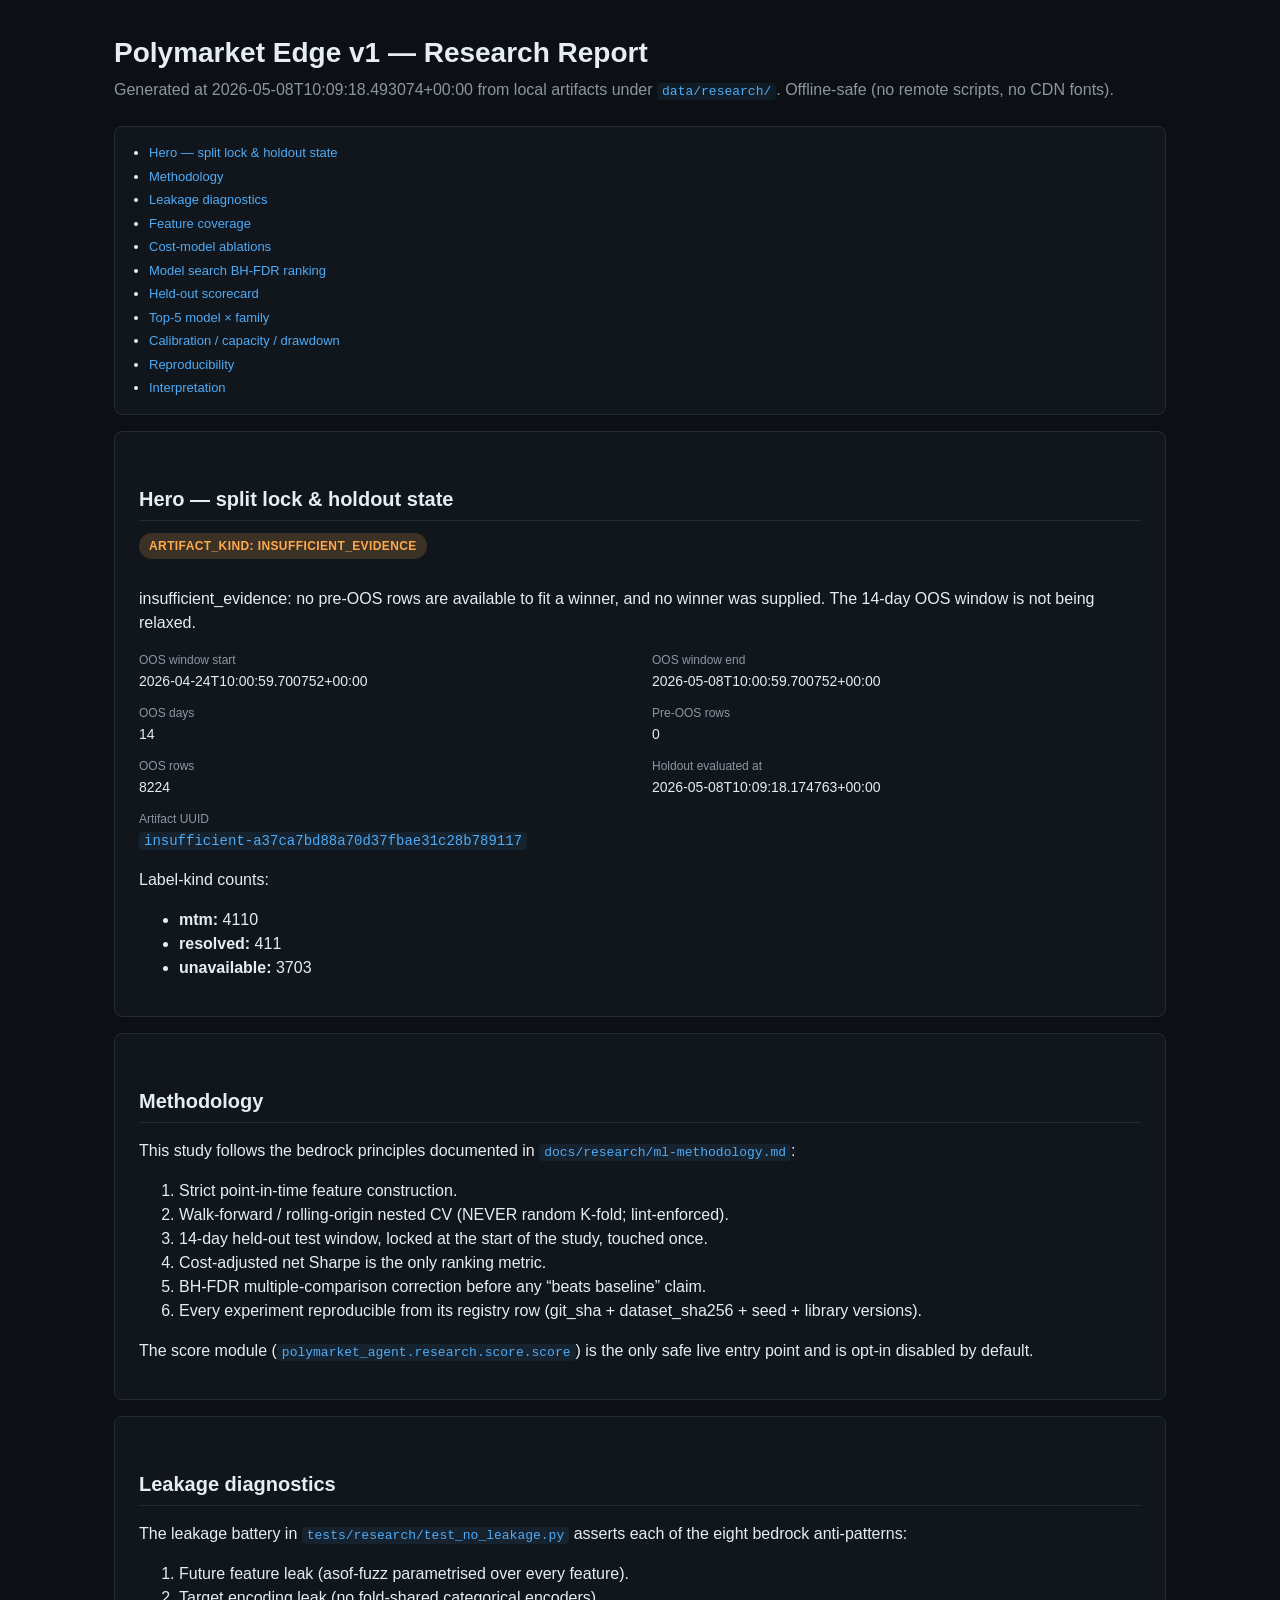
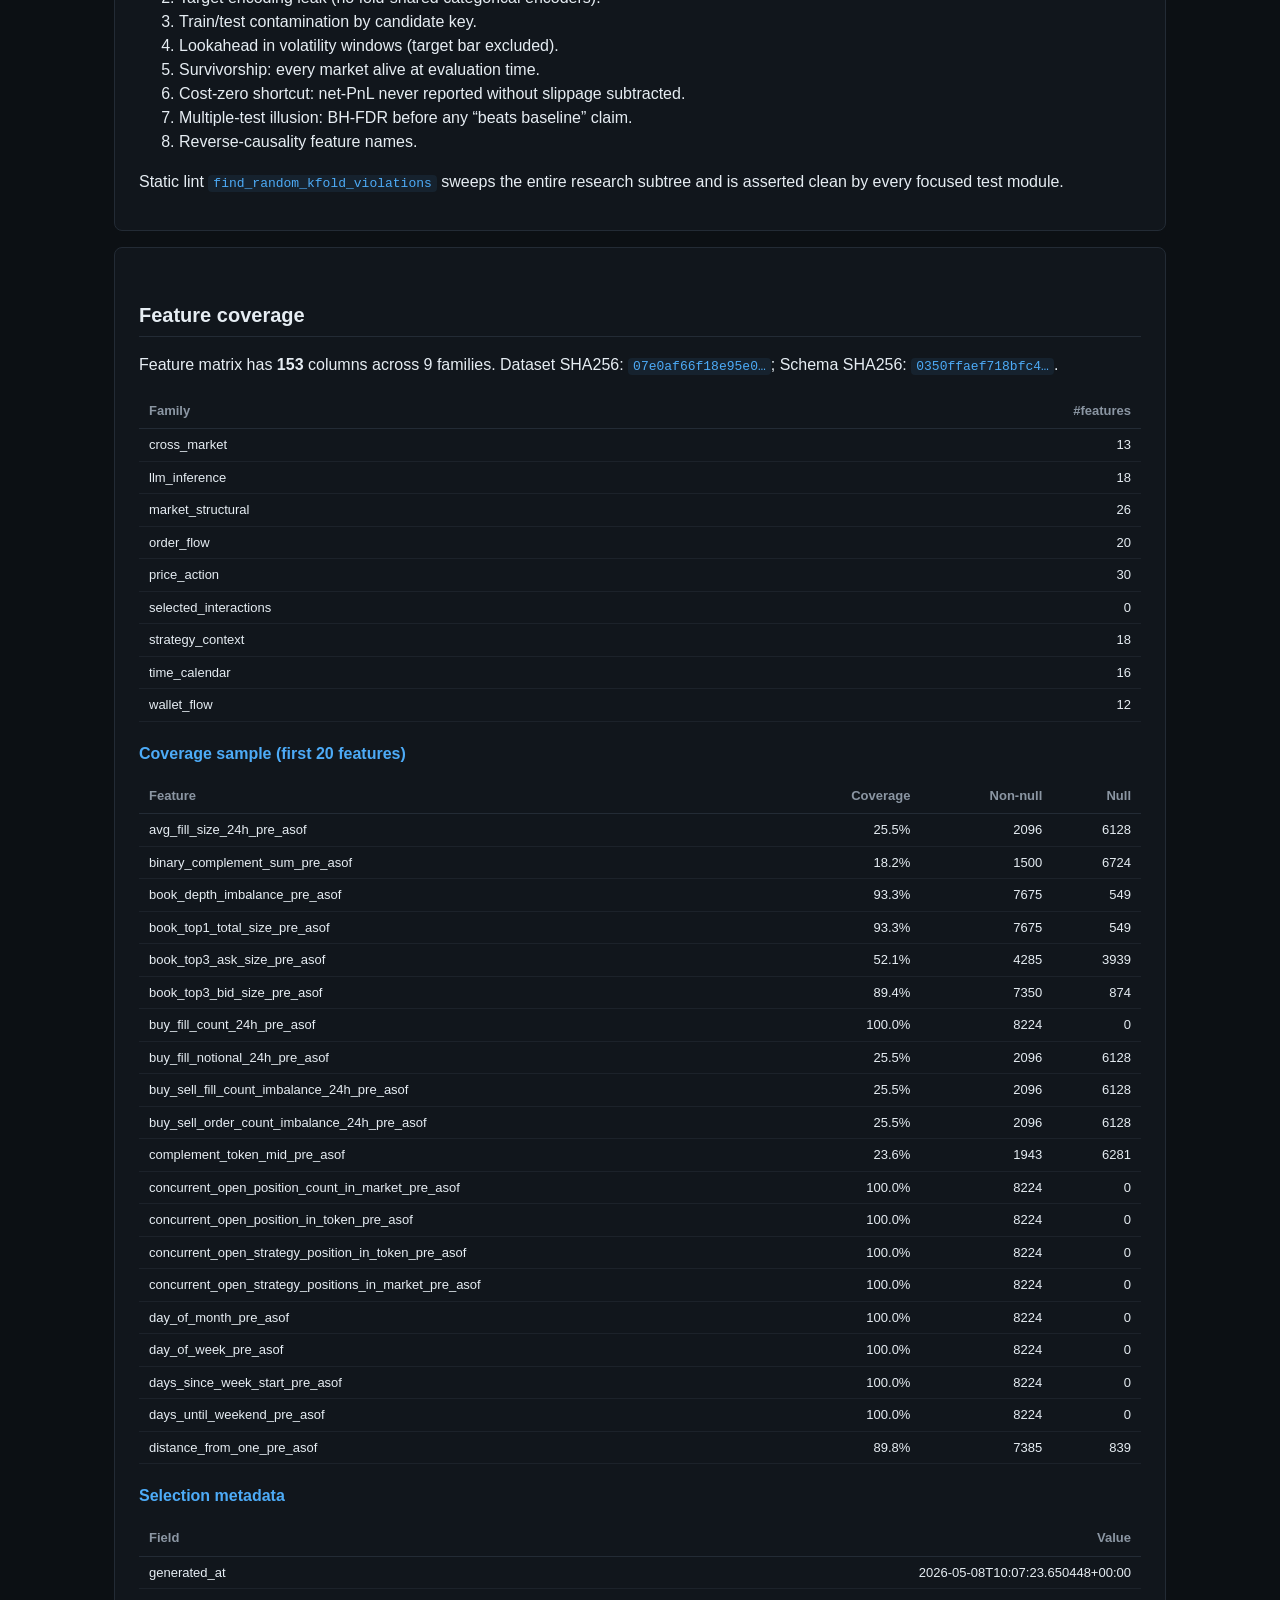
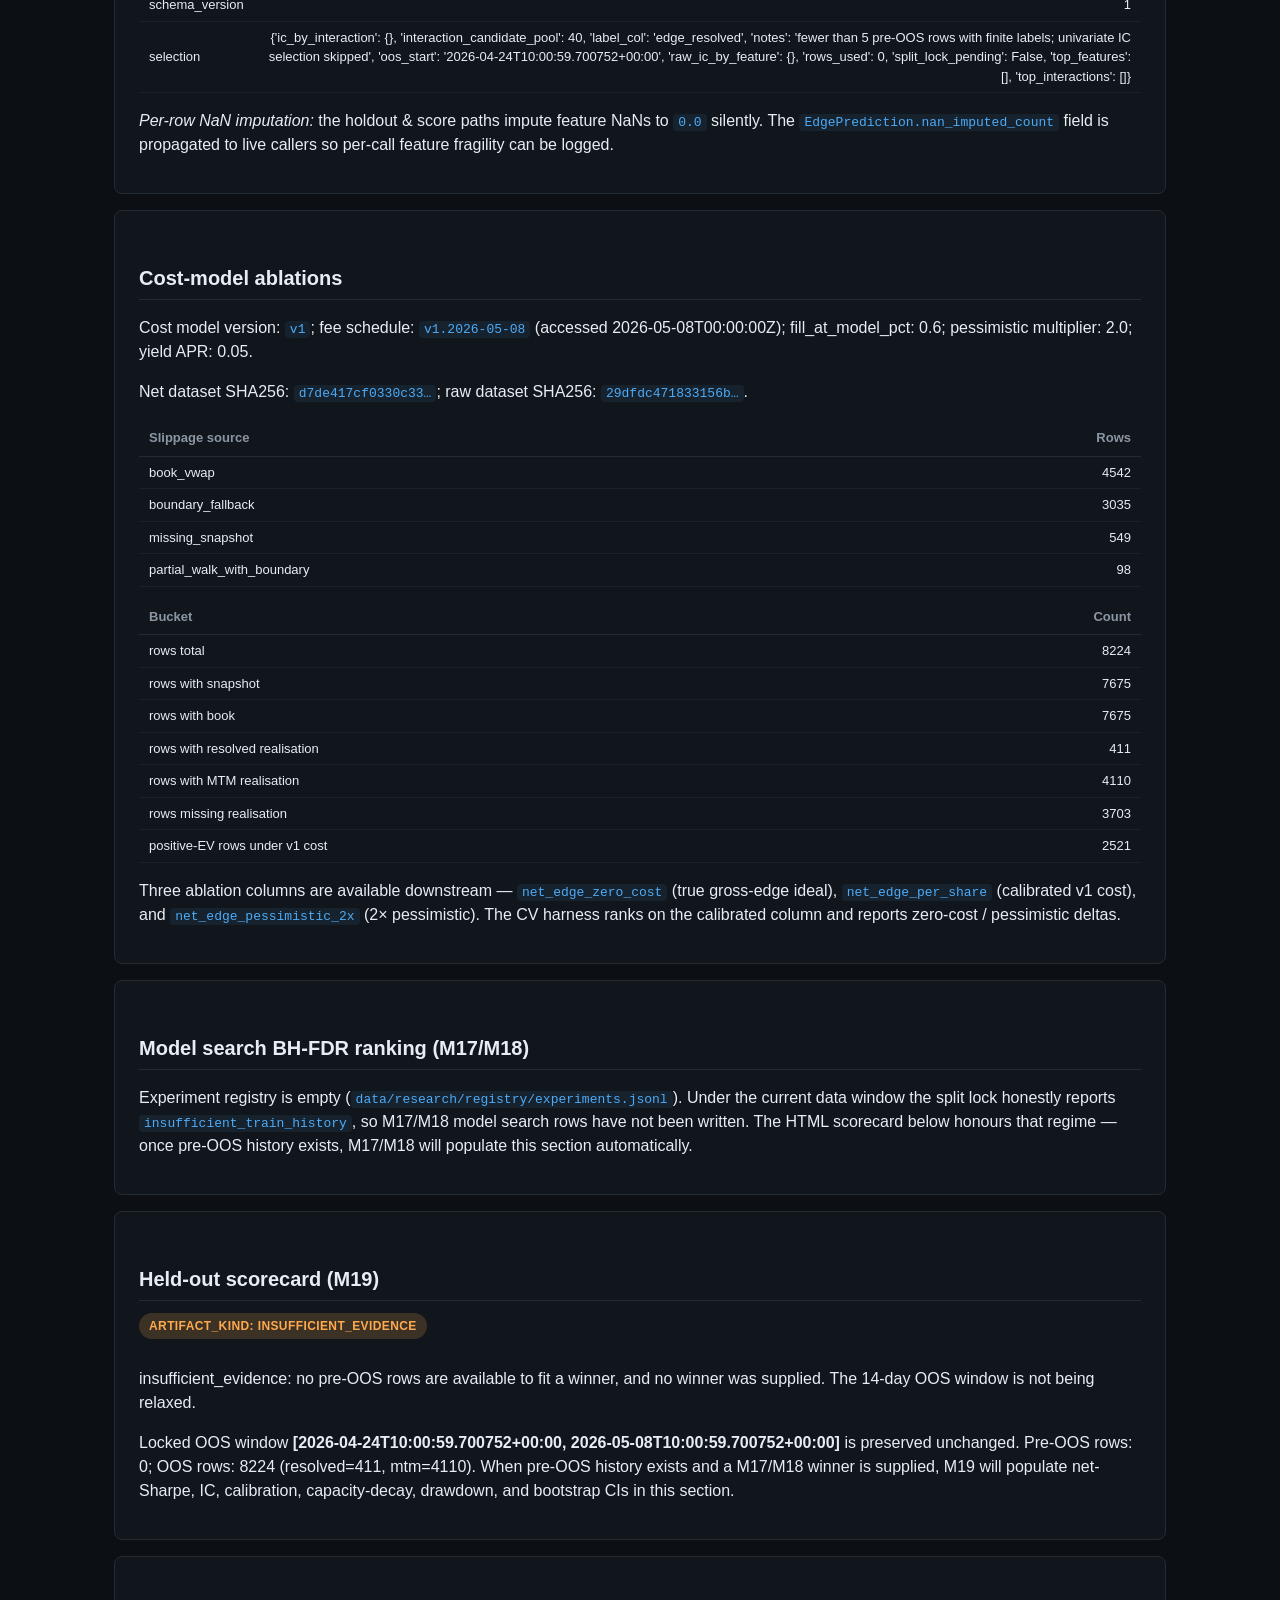
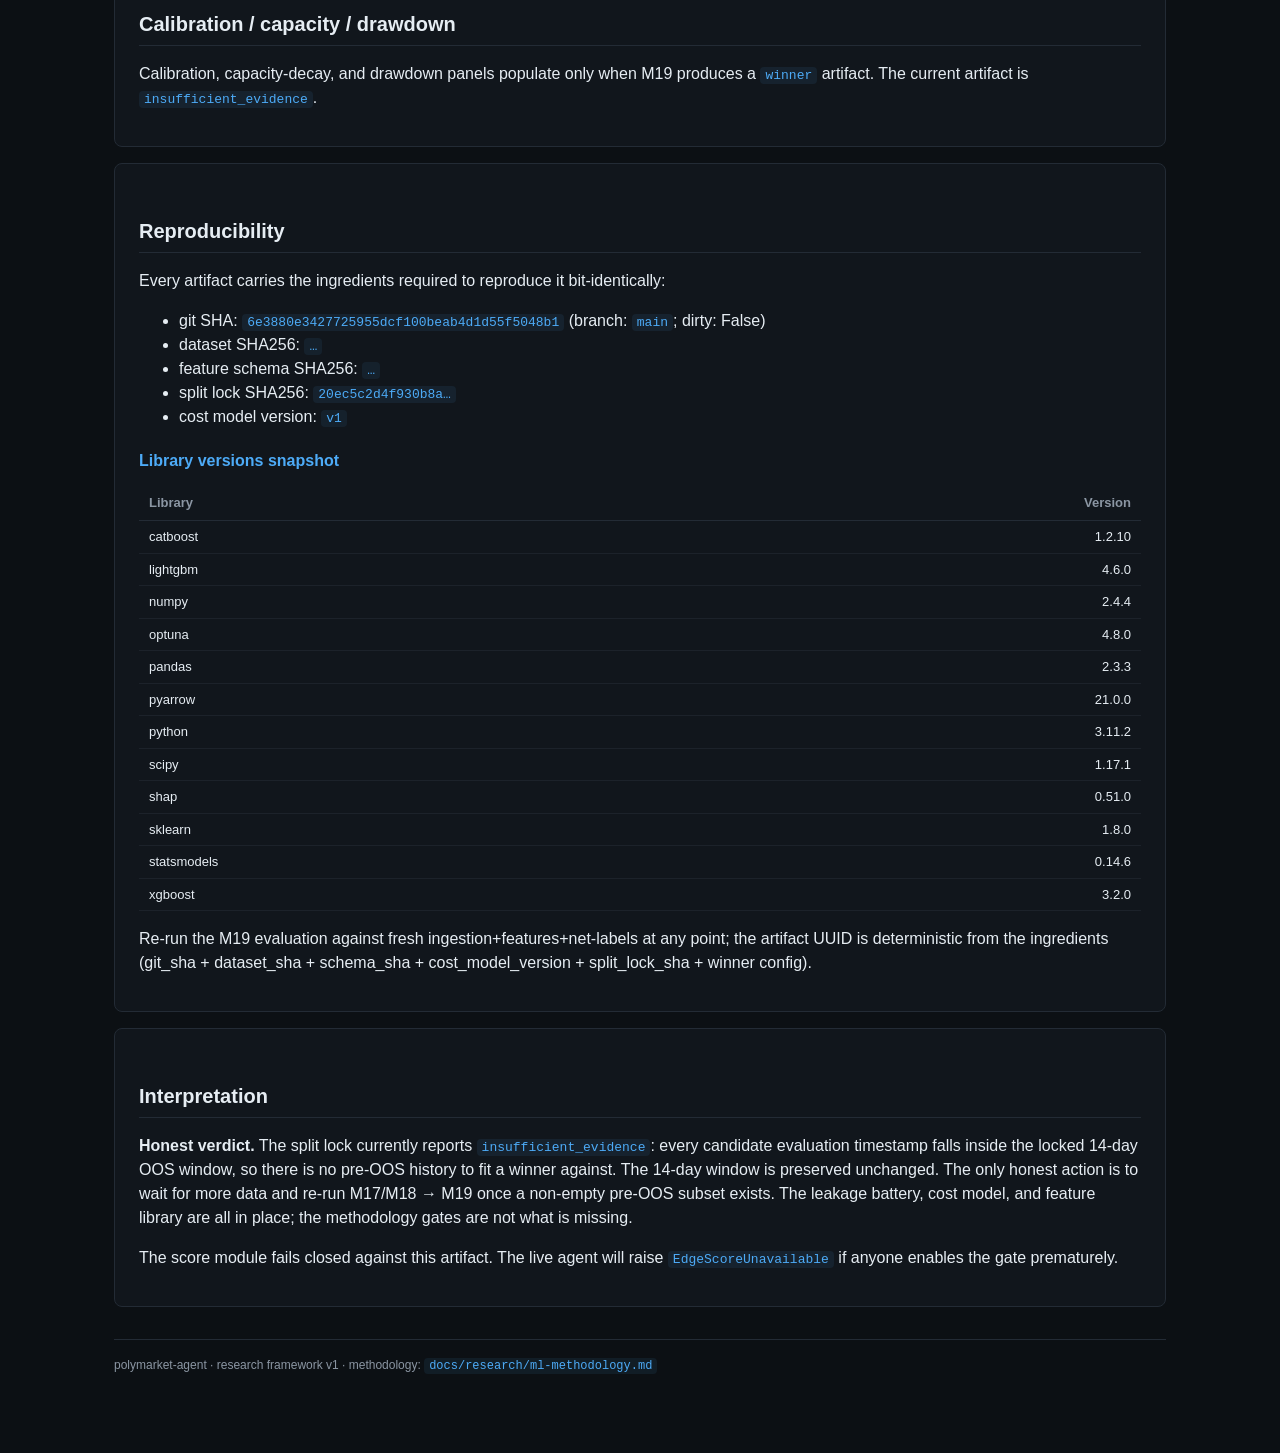
<file: research/ml_edge_v1/index.html>
<!doctype html><html lang="en"><head><meta charset="utf-8"><meta name="viewport" content="width=device-width, initial-scale=1"><meta name="generator" content="polymarket_agent.research.report"><meta name="report.generated_at" content="2026-05-08T10:09:18.493074+00:00"><title>Polymarket Edge v1 — Research Report</title><style>
:root {
  --bg: #0c1014;
  --panel: #11161c;
  --ink: #e6edf3;
  --muted: #8b96a3;
  --accent: #4dabf7;
  --ok: #51cf66;
  --warn: #ffa94d;
  --miss: #ff6b6b;
  --border: #232b35;
}
* { box-sizing: border-box; }
html, body { background: var(--bg); color: var(--ink); margin: 0; padding: 0; font-family: -apple-system, BlinkMacSystemFont, 'Segoe UI', Roboto, Helvetica, Arial, sans-serif; line-height: 1.5; }
main { max-width: 1100px; margin: 0 auto; padding: 32px 24px 80px; }
h1 { font-size: 28px; margin: 0 0 4px 0; }
h2 { font-size: 20px; margin: 32px 0 12px; padding-bottom: 6px; border-bottom: 1px solid var(--border); }
h3 { font-size: 16px; margin: 20px 0 8px; color: var(--accent); }
section { background: var(--panel); padding: 20px 24px; margin: 16px 0; border: 1px solid var(--border); border-radius: 8px; }
.subtitle { color: var(--muted); margin: 0 0 24px; }
.pill { display: inline-block; padding: 4px 10px; border-radius: 999px; font-size: 12px; font-weight: 600; letter-spacing: 0.4px; text-transform: uppercase; margin-bottom: 12px; }
.pill.ok { background: rgba(81, 207, 102, 0.18); color: var(--ok); }
.pill.warn { background: rgba(255, 169, 77, 0.18); color: var(--warn); }
.pill.miss { background: rgba(255, 107, 107, 0.18); color: var(--miss); }
table.data { width: 100%; border-collapse: collapse; margin: 12px 0; font-size: 13px; }
table.data thead th { text-align: left; color: var(--muted); padding: 8px 10px; border-bottom: 1px solid var(--border); }
table.data tbody td { padding: 6px 10px; border-bottom: 1px solid rgba(35, 43, 53, 0.6); }
table.data td.num, table.data th.num { text-align: right; font-variant-numeric: tabular-nums; }
code { background: rgba(77, 171, 247, 0.08); border-radius: 4px; padding: 1px 5px; color: var(--accent); }
a { color: var(--accent); text-decoration: none; }
a:hover { text-decoration: underline; }
.hero-grid { display: grid; grid-template-columns: repeat(2, 1fr); gap: 12px 24px; margin: 16px 0; }
.hero-grid div dt { color: var(--muted); font-size: 12px; }
.hero-grid div dd { margin: 2px 0 0; font-size: 14px; }
.hero-reason { color: var(--ink); }
.hero-extra ul.inline { display: inline; padding: 0; margin: 0; list-style: none; }
.hero-extra ul.inline li { display: inline; margin-right: 12px; }
nav.toc { background: var(--panel); border: 1px solid var(--border); border-radius: 8px; padding: 12px 16px; margin: 16px 0; }
nav.toc ul { margin: 0; padding-left: 18px; }
nav.toc li { margin: 4px 0; font-size: 13px; }
footer { color: var(--muted); font-size: 12px; margin-top: 32px; padding-top: 16px; border-top: 1px solid var(--border); }
</style></head><body><main><h1>Polymarket Edge v1 — Research Report</h1><p class="subtitle">Generated at 2026-05-08T10:09:18.493074+00:00 from local artifacts under <code>data/research/</code>. Offline-safe (no remote scripts, no CDN fonts).</p><nav class="toc"><ul><li><a href="#hero">Hero — split lock &amp; holdout state</a></li><li><a href="#methodology">Methodology</a></li><li><a href="#leakage">Leakage diagnostics</a></li><li><a href="#features">Feature coverage</a></li><li><a href="#cost">Cost-model ablations</a></li><li><a href="#ranking">Model search BH-FDR ranking</a></li><li><a href="#scorecard">Held-out scorecard</a></li><li><a href="#top5">Top-5 model × family</a></li><li><a href="#calibration">Calibration / capacity / drawdown</a></li><li><a href="#reproducibility">Reproducibility</a></li><li><a href="#interpretation">Interpretation</a></li></ul></nav><section id="hero"><h2>Hero — split lock &amp; holdout state</h2><div class="hero"><div class="pill warn">artifact_kind: insufficient_evidence</div><p class="hero-reason">insufficient_evidence: no pre-OOS rows are available to fit a winner, and no winner was supplied. The 14-day OOS window is not being relaxed.</p><div class="hero-grid"><div><dt>OOS window start</dt><dd>2026-04-24T10:00:59.700752+00:00</dd></div><div><dt>OOS window end</dt><dd>2026-05-08T10:00:59.700752+00:00</dd></div><div><dt>OOS days</dt><dd>14</dd></div><div><dt>Pre-OOS rows</dt><dd>0</dd></div><div><dt>OOS rows</dt><dd>8224</dd></div><div><dt>Holdout evaluated at</dt><dd>2026-05-08T10:09:18.174763+00:00</dd></div><div><dt>Artifact UUID</dt><dd><code>insufficient-a37ca7bd88a70d37fbae31c28b789117</code></dd></div></div><p class="hero-extra">Label-kind counts: <ul class="inline"><li><strong>mtm:</strong> 4110</li><li><strong>resolved:</strong> 411</li><li><strong>unavailable:</strong> 3703</li></ul></p></div></section><section id="methodology"><h2>Methodology</h2><p>This study follows the bedrock principles documented in <a href="../../../docs/research/ml-methodology.md"><code>docs/research/ml-methodology.md</code></a>:</p><ol><li>Strict point-in-time feature construction.</li><li>Walk-forward / rolling-origin nested CV (NEVER random K-fold; lint-enforced).</li><li>14-day held-out test window, locked at the start of the study, touched once.</li><li>Cost-adjusted net Sharpe is the only ranking metric.</li><li>BH-FDR multiple-comparison correction before any &ldquo;beats baseline&rdquo; claim.</li><li>Every experiment reproducible from its registry row (git_sha + dataset_sha256 + seed + library versions).</li></ol><p>The score module (<code>polymarket_agent.research.score.score</code>) is the only safe live entry point and is opt-in disabled by default.</p></section><section id="leakage"><h2>Leakage diagnostics</h2><p>The leakage battery in <code>tests/research/test_no_leakage.py</code> asserts each of the eight bedrock anti-patterns:</p><ol><li>Future feature leak (asof-fuzz parametrised over every feature).</li><li>Target encoding leak (no fold-shared categorical encoders).</li><li>Train/test contamination by candidate key.</li><li>Lookahead in volatility windows (target bar excluded).</li><li>Survivorship: every market alive at evaluation time.</li><li>Cost-zero shortcut: net-PnL never reported without slippage subtracted.</li><li>Multiple-test illusion: BH-FDR before any &ldquo;beats baseline&rdquo; claim.</li><li>Reverse-causality feature names.</li></ol><p>Static lint <code>find_random_kfold_violations</code> sweeps the entire research subtree and is asserted clean by every focused test module.</p></section><section id="features"><h2>Feature coverage</h2><p>Feature matrix has <strong>153</strong> columns across 9 families. Dataset SHA256: <code>07e0af66f18e95e0…</code>; Schema SHA256: <code>0350ffaef718bfc4…</code>.</p><table class="data"><thead><tr><th>Family</th><th class="num">#features</th></tr></thead><tbody><tr><td>cross_market</td><td class='num'>13</td></tr><tr><td>llm_inference</td><td class='num'>18</td></tr><tr><td>market_structural</td><td class='num'>26</td></tr><tr><td>order_flow</td><td class='num'>20</td></tr><tr><td>price_action</td><td class='num'>30</td></tr><tr><td>selected_interactions</td><td class='num'>0</td></tr><tr><td>strategy_context</td><td class='num'>18</td></tr><tr><td>time_calendar</td><td class='num'>16</td></tr><tr><td>wallet_flow</td><td class='num'>12</td></tr></tbody></table><h3>Coverage sample (first 20 features)</h3><table class="data"><thead><tr><th>Feature</th><th class='num'>Coverage</th><th class='num'>Non-null</th><th class='num'>Null</th></tr></thead><tbody><tr><td>avg_fill_size_24h_pre_asof</td><td class='num'>25.5%</td><td class='num'>2096</td><td class='num'>6128</td></tr><tr><td>binary_complement_sum_pre_asof</td><td class='num'>18.2%</td><td class='num'>1500</td><td class='num'>6724</td></tr><tr><td>book_depth_imbalance_pre_asof</td><td class='num'>93.3%</td><td class='num'>7675</td><td class='num'>549</td></tr><tr><td>book_top1_total_size_pre_asof</td><td class='num'>93.3%</td><td class='num'>7675</td><td class='num'>549</td></tr><tr><td>book_top3_ask_size_pre_asof</td><td class='num'>52.1%</td><td class='num'>4285</td><td class='num'>3939</td></tr><tr><td>book_top3_bid_size_pre_asof</td><td class='num'>89.4%</td><td class='num'>7350</td><td class='num'>874</td></tr><tr><td>buy_fill_count_24h_pre_asof</td><td class='num'>100.0%</td><td class='num'>8224</td><td class='num'>0</td></tr><tr><td>buy_fill_notional_24h_pre_asof</td><td class='num'>25.5%</td><td class='num'>2096</td><td class='num'>6128</td></tr><tr><td>buy_sell_fill_count_imbalance_24h_pre_asof</td><td class='num'>25.5%</td><td class='num'>2096</td><td class='num'>6128</td></tr><tr><td>buy_sell_order_count_imbalance_24h_pre_asof</td><td class='num'>25.5%</td><td class='num'>2096</td><td class='num'>6128</td></tr><tr><td>complement_token_mid_pre_asof</td><td class='num'>23.6%</td><td class='num'>1943</td><td class='num'>6281</td></tr><tr><td>concurrent_open_position_count_in_market_pre_asof</td><td class='num'>100.0%</td><td class='num'>8224</td><td class='num'>0</td></tr><tr><td>concurrent_open_position_in_token_pre_asof</td><td class='num'>100.0%</td><td class='num'>8224</td><td class='num'>0</td></tr><tr><td>concurrent_open_strategy_position_in_token_pre_asof</td><td class='num'>100.0%</td><td class='num'>8224</td><td class='num'>0</td></tr><tr><td>concurrent_open_strategy_positions_in_market_pre_asof</td><td class='num'>100.0%</td><td class='num'>8224</td><td class='num'>0</td></tr><tr><td>day_of_month_pre_asof</td><td class='num'>100.0%</td><td class='num'>8224</td><td class='num'>0</td></tr><tr><td>day_of_week_pre_asof</td><td class='num'>100.0%</td><td class='num'>8224</td><td class='num'>0</td></tr><tr><td>days_since_week_start_pre_asof</td><td class='num'>100.0%</td><td class='num'>8224</td><td class='num'>0</td></tr><tr><td>days_until_weekend_pre_asof</td><td class='num'>100.0%</td><td class='num'>8224</td><td class='num'>0</td></tr><tr><td>distance_from_one_pre_asof</td><td class='num'>89.8%</td><td class='num'>7385</td><td class='num'>839</td></tr></tbody></table><h3>Selection metadata</h3><table class='data'><thead><tr><th>Field</th><th class='num'>Value</th></tr></thead><tbody><tr><td>generated_at</td><td class='num'>2026-05-08T10:07:23.650448+00:00</td></tr><tr><td>schema_version</td><td class='num'>1</td></tr><tr><td>selection</td><td class='num'>{&#x27;ic_by_interaction&#x27;: {}, &#x27;interaction_candidate_pool&#x27;: 40, &#x27;label_col&#x27;: &#x27;edge_resolved&#x27;, &#x27;notes&#x27;: &#x27;fewer than 5 pre-OOS rows with finite labels; univariate IC selection skipped&#x27;, &#x27;oos_start&#x27;: &#x27;2026-04-24T10:00:59.700752+00:00&#x27;, &#x27;raw_ic_by_feature&#x27;: {}, &#x27;rows_used&#x27;: 0, &#x27;split_lock_pending&#x27;: False, &#x27;top_features&#x27;: [], &#x27;top_interactions&#x27;: []}</td></tr></tbody></table><p><em>Per-row NaN imputation:</em> the holdout & score paths impute feature NaNs to <code>0.0</code> silently. The <code>EdgePrediction.nan_imputed_count</code> field is propagated to live callers so per-call feature fragility can be logged.</p></section><section id="cost"><h2>Cost-model ablations</h2><p>Cost model version: <code>v1</code>; fee schedule: <code>v1.2026-05-08</code> (accessed 2026-05-08T00:00:00Z); fill_at_model_pct: 0.6; pessimistic multiplier: 2.0; yield APR: 0.05.</p><p>Net dataset SHA256: <code>d7de417cf0330c33…</code>; raw dataset SHA256: <code>29dfdc471833156b…</code>.</p><table class="data"><thead><tr><th>Slippage source</th><th class="num">Rows</th></tr></thead><tbody><tr><td>book_vwap</td><td class='num'>4542</td></tr><tr><td>boundary_fallback</td><td class='num'>3035</td></tr><tr><td>missing_snapshot</td><td class='num'>549</td></tr><tr><td>partial_walk_with_boundary</td><td class='num'>98</td></tr></tbody></table><table class="data"><thead><tr><th>Bucket</th><th class="num">Count</th></tr></thead><tbody><tr><td>rows total</td><td class="num">8224</td></tr><tr><td>rows with snapshot</td><td class="num">7675</td></tr><tr><td>rows with book</td><td class="num">7675</td></tr><tr><td>rows with resolved realisation</td><td class="num">411</td></tr><tr><td>rows with MTM realisation</td><td class="num">4110</td></tr><tr><td>rows missing realisation</td><td class="num">3703</td></tr><tr><td>positive-EV rows under v1 cost</td><td class="num">2521</td></tr></tbody></table><p>Three ablation columns are available downstream — <code>net_edge_zero_cost</code> (true gross-edge ideal), <code>net_edge_per_share</code> (calibrated v1 cost), and <code>net_edge_pessimistic_2x</code> (2&times; pessimistic). The CV harness ranks on the calibrated column and reports zero-cost / pessimistic deltas.</p></section><section id="ranking"><h2>Model search BH-FDR ranking (M17/M18)</h2><p>Experiment registry is empty (<code>data/research/registry/experiments.jsonl</code>). Under the current data window the split lock honestly reports <code>insufficient_train_history</code>, so M17/M18 model search rows have not been written. The HTML scorecard below honours that regime — once pre-OOS history exists, M17/M18 will populate this section automatically.</p></section><section id="scorecard"><h2>Held-out scorecard (M19)</h2><div class="pill warn">artifact_kind: insufficient_evidence</div><p>insufficient_evidence: no pre-OOS rows are available to fit a winner, and no winner was supplied. The 14-day OOS window is not being relaxed.</p><p>Locked OOS window <strong>[2026-04-24T10:00:59.700752+00:00, 2026-05-08T10:00:59.700752+00:00]</strong> is preserved unchanged. Pre-OOS rows: 0; OOS rows: 8224 (resolved=411, mtm=4110). When pre-OOS history exists and a M17/M18 winner is supplied, M19 will populate net-Sharpe, IC, calibration, capacity-decay, drawdown, and bootstrap CIs in this section.</p></section><section id="calibration"><h2>Calibration / capacity / drawdown</h2><p>Calibration, capacity-decay, and drawdown panels populate only when M19 produces a <code>winner</code> artifact. The current artifact is <code>insufficient_evidence</code>.</p></section><section id="reproducibility"><h2>Reproducibility</h2><p>Every artifact carries the ingredients required to reproduce it bit-identically:</p><ul><li>git SHA: <code>6e3880e3427725955dcf100beab4d1d55f5048b1</code> (branch: <code>main</code>; dirty: False)</li><li>dataset SHA256: <code>…</code></li><li>feature schema SHA256: <code>…</code></li><li>split lock SHA256: <code>20ec5c2d4f930b8a…</code></li><li>cost model version: <code>v1</code></li></ul><h3>Library versions snapshot</h3><table class='data'><thead><tr><th>Library</th><th class='num'>Version</th></tr></thead><tbody><tr><td>catboost</td><td class='num'>1.2.10</td></tr><tr><td>lightgbm</td><td class='num'>4.6.0</td></tr><tr><td>numpy</td><td class='num'>2.4.4</td></tr><tr><td>optuna</td><td class='num'>4.8.0</td></tr><tr><td>pandas</td><td class='num'>2.3.3</td></tr><tr><td>pyarrow</td><td class='num'>21.0.0</td></tr><tr><td>python</td><td class='num'>3.11.2</td></tr><tr><td>scipy</td><td class='num'>1.17.1</td></tr><tr><td>shap</td><td class='num'>0.51.0</td></tr><tr><td>sklearn</td><td class='num'>1.8.0</td></tr><tr><td>statsmodels</td><td class='num'>0.14.6</td></tr><tr><td>xgboost</td><td class='num'>3.2.0</td></tr></tbody></table><p>Re-run the M19 evaluation against fresh ingestion+features+net-labels at any point; the artifact UUID is deterministic from the ingredients (git_sha + dataset_sha + schema_sha + cost_model_version + split_lock_sha + winner config).</p></section><section id="interpretation"><h2>Interpretation</h2><p><strong>Honest verdict.</strong> The split lock currently reports <code>insufficient_evidence</code>: every candidate evaluation timestamp falls inside the locked 14-day OOS window, so there is no pre-OOS history to fit a winner against. The 14-day window is preserved unchanged. The only honest action is to wait for more data and re-run M17/M18 → M19 once a non-empty pre-OOS subset exists. The leakage battery, cost model, and feature library are all in place; the methodology gates are not what is missing.</p><p>The score module fails closed against this artifact. The live agent will raise <code>EdgeScoreUnavailable</code> if anyone enables the gate prematurely.</p></section><footer>polymarket-agent · research framework v1 · methodology: <code>docs/research/ml-methodology.md</code></footer></main></body></html>
</file>
